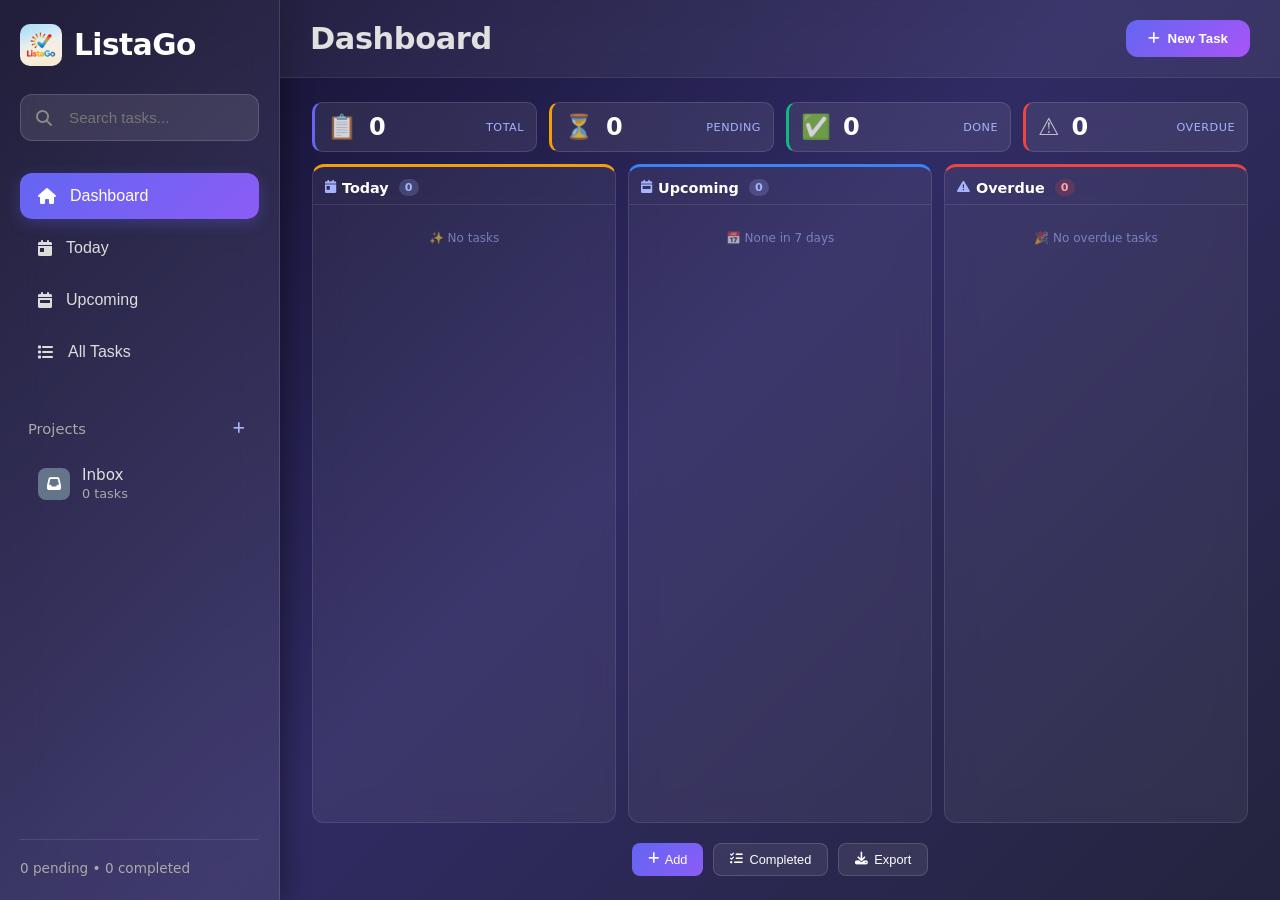
<file: index.html>
<!DOCTYPE html>
<html lang="en">
<head>
    <meta charset="UTF-8">
    <meta name="viewport" content="width=device-width, initial-scale=1.0">
    <title>ListaGo</title>
    
    <!-- Favicons -->
    <link rel="icon" href="assets/favicon/favicon.ico" type="image/x-icon">
    <link rel="icon" type="image/png" sizes="32x32" href="assets/favicon/favicon-32x32.png">
    <link rel="apple-touch-icon" sizes="180x180" href="assets/favicon/apple-touch-icon.png">
    <link rel="manifest" href="assets/favicon/site.webmanifest">

    <link rel="stylesheet" href="css/style.css">
    <link rel="stylesheet" href="css/modal.css">
    <link rel="stylesheet" href="css/dashboard.css">
    <link rel="stylesheet" href="https://cdnjs.cloudflare.com/ajax/libs/font-awesome/6.6.0/css/all.min.css">
</head>
<body>
    <div class="app">
        <!-- SIDEBAR -->
        <aside class="sidebar glass">
            <div class="sidebar-header">
                <div class="logo">
                    <img src="assets/icon/icon.jpeg" alt="icon">
                    <h2>ListaGo</h2>
                </div>
            </div>

            <!-- Search Bar -->
            <div class="search-container">
                <i class="fas fa-search"></i>
                <input type="text" id="searchInput" placeholder="Search tasks...">
            </div>

            <!-- Main Navigation -->
            <nav class="sidebar-nav">
                <button class="nav-item active" data-view="dashboard">
                    <i class="fas fa-home"></i>
                    <span>Dashboard</span>
                </button>
                <button class="nav-item" data-view="today">
                    <i class="fas fa-calendar-day"></i>
                    <span>Today</span>
                </button>
                <button class="nav-item" data-view="upcoming">
                    <i class="fas fa-calendar-week"></i>
                    <span>Upcoming</span>
                </button>
                <button class="nav-item" data-view="all">
                    <i class="fas fa-list"></i>
                    <span>All Tasks</span>
                </button>
            </nav>

            <!-- Projects Section -->
            <div class="projects-section">
                <div class="section-header">
                    <span>Projects</span>
                    <button id="newProjectBtn" class="add-project-btn">
                        <i class="fas fa-plus"></i>
                    </button>
                </div>
                <div id="projectsList" class="projects-list">
                    <!-- Projects will be added here by JavaScript -->
                </div>
            </div>

            <!-- Footer Stats -->
            <div class="sidebar-footer">
                <div id="sidebarStats" class="stats-small">
                    <span>0 tasks</span>
                </div>
            </div>
        </aside>

        <!-- MAIN CONTENT AREA -->
        <main class="main-content">
            <header class="main-header glass">
                <h1 id="viewTitle">Dashboard</h1>
                <div class="header-actions">
                    <button id="addTaskBtn" class="add-task-btn">
                        <i class="fas fa-plus"></i> New Task
                    </button>
                </div>
            </header>

            <!-- Task Input -->
            <div class="input-area glass">
                <input type="text" id="taskInput" placeholder="What needs to be done today?">
                <select id="projectSelect" class="project-select">
                    <option value="">Select Project</option>
                </select>
                <input type="date" id="taskDate" class="date-input">
                <button id="addTaskButton" class="input-task-btn">Add</button>
            </div>

            <!-- Task List -->
            <div id="taskList" class="task-list"></div>

            <!-- Empty State -->
            <div id="emptyState" class="empty-state" style="display: none;">
                <i class="fas fa-clipboard-list fa-3x"></i>
                <p>No tasks yet</p>
            </div>
        </main>
    </div>

       <!-- Edit Task Modal -->
    <div id="editTaskModal" class="modal edit-task-modal">
        <div class="modal-content edit-modal-content">
            <div class="modal-header edit-modal-header">
                <div class="modal-icon edit-modal-icon">✏️</div>
                <h3 class="edit-modal-title">Edit Task</h3>
                <button class="modal-close edit-modal-close" id="closeEditTaskModal">&times;</button>
            </div>
            <div class="modal-body edit-modal-body">
                <p class="edit-modal-instruction">Update your task below:</p>
                <input type="text" id="editTaskInput" class="edit-task-input" placeholder="Task description...">
                <input type="date" id="editTaskDate" class="edit-date-input">
                <div class="edit-preview" id="editTaskPreview"></div>
            </div>
            <div class="modal-footer edit-modal-footer">
                <button class="modal-btn cancel-btn edit-cancel-btn" id="cancelEditTaskBtn">Cancel</button>
                <button class="modal-btn confirm-btn edit-confirm-btn" id="confirmEditTaskBtn">Save Changes</button>
            </div>
        </div>
    </div>

    <div id="deleteTaskModal" class="modal delete-task-modal">
        <div class="modal-content delete-modal-content">
            <div class="modal-header delete-modal-header">
                <div class="modal-icon delete-modal-icon">🗑️</div>
                <h3 class="delete-modal-title">Delete Task</h3>
                <button class="modal-close delete-modal-close" id="closeDeleteTaskModal">&times;</button>
            </div>
            <div class="modal-body delete-modal-body">
                <p class="delete-modal-instruction">Are you sure you want to delete this task?</p>
                <div class="task-preview delete-task-preview" id="deleteTaskPreview"></div>
                <p class="modal-warning delete-modal-warning">⚠️ This action cannot be undone!</p>
            </div>
            <div class="modal-footer delete-modal-footer">
                <button class="modal-btn cancel-btn delete-cancel-btn" id="cancelDeleteTaskBtn">Cancel</button>
                <button class="modal-btn confirm-btn delete-confirm-btn" id="confirmDeleteTaskBtn">Yes, Delete</button>
            </div>
        </div>
    </div>

    <!-- PROJECT CREATION MODAL -->
    <div id="createProjectModal" class="modal create-project-modal">
        <div class="modal-content create-project-modal-content" style="max-width: 480px;">
            <div class="modal-header create-project-modal-header">
                <div class="modal-icon create-project-modal-icon">📁</div>
                <h3 class="create-project-modal-title">Create New Project</h3>
                <button class="modal-close create-project-modal-close" id="closeCreateProjectModal">&times;</button>
            </div>
            <div class="modal-body create-project-modal-body">
                <div class="form-group create-project-form-group">
                    <label class="create-project-label">Project Name</label>
                    <input type="text" id="createProjectNameInput" class="create-project-input" placeholder="e.g. HTML Programming" maxlength="50">
                </div>

                <div class="form-group create-project-form-group">
                    <label class="create-project-label">Choose Icon</label>
                    <div class="icon-picker create-project-icon-picker" id="createProjectIconPicker">
                        <!-- Icons will be added by JS -->
                    </div>
                </div>

                <div class="form-group create-project-form-group">
                    <label class="create-project-label">Choose Color</label>
                    <div class="color-picker create-project-color-picker" id="createProjectColorPicker">
                        <!-- Colors will be added by JS -->
                    </div>
                </div>
            </div>
            <div class="modal-footer create-project-modal-footer">
                <button class="modal-btn cancel-btn create-project-cancel-btn" id="cancelCreateProjectBtn">Cancel</button>
                <button class="modal-btn confirm-btn create-project-confirm-btn" id="createProjectBtn">Create Project</button>
            </div>
        </div>
    </div>

    <script type="module" src="js/app.js"></script>
</body>
</html>
</file>
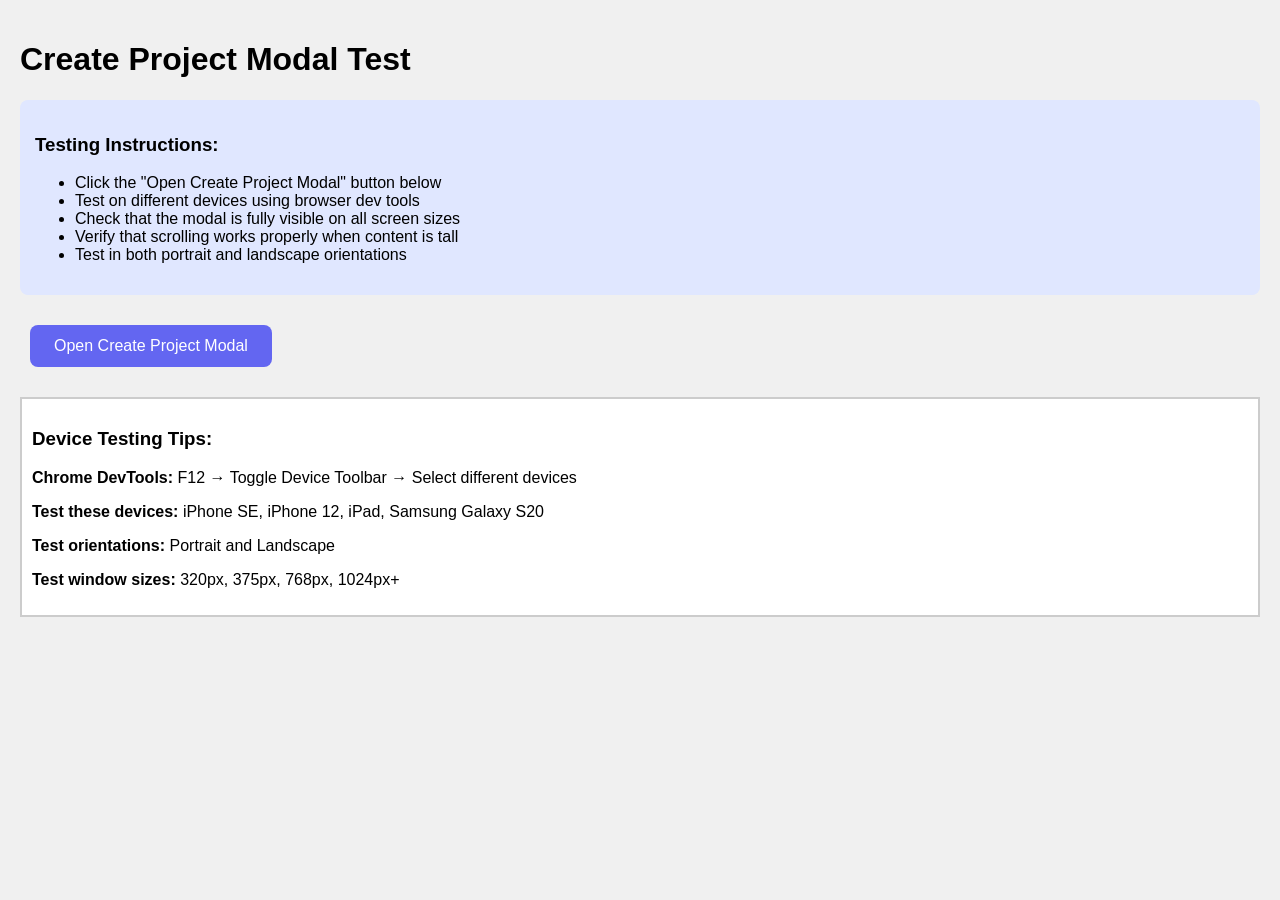
<file: modal-test.html>
<!DOCTYPE html>
<html lang="en">
<head>
    <meta charset="UTF-8">
    <meta name="viewport" content="width=device-width, initial-scale=1.0">
    <title>Modal Test - Create Project</title>
    <link rel="stylesheet" href="css/modal.css">
    <style>
        body {
            font-family: Arial, sans-serif;
            margin: 0;
            padding: 20px;
            background: #f0f0f0;
        }
        .test-button {
            background: #6366f1;
            color: white;
            border: none;
            padding: 12px 24px;
            border-radius: 8px;
            cursor: pointer;
            font-size: 16px;
            margin: 10px;
        }
        .test-button:hover {
            background: #4f46e5;
        }
        .device-simulator {
            border: 2px solid #ccc;
            margin: 20px 0;
            padding: 10px;
            background: white;
        }
        .instructions {
            background: #e0e7ff;
            padding: 15px;
            border-radius: 8px;
            margin: 20px 0;
        }
    </style>
</head>
<body>
    <h1>Create Project Modal Test</h1>
    
    <div class="instructions">
        <h3>Testing Instructions:</h3>
        <ul>
            <li>Click the "Open Create Project Modal" button below</li>
            <li>Test on different devices using browser dev tools</li>
            <li>Check that the modal is fully visible on all screen sizes</li>
            <li>Verify that scrolling works properly when content is tall</li>
            <li>Test in both portrait and landscape orientations</li>
        </ul>
    </div>

    <button class="test-button" onclick="openTestModal()">Open Create Project Modal</button>
    
    <div class="device-simulator">
        <h3>Device Testing Tips:</h3>
        <p><strong>Chrome DevTools:</strong> F12 → Toggle Device Toolbar → Select different devices</p>
        <p><strong>Test these devices:</strong> iPhone SE, iPhone 12, iPad, Samsung Galaxy S20</p>
        <p><strong>Test orientations:</strong> Portrait and Landscape</p>
        <p><strong>Test window sizes:</strong> 320px, 375px, 768px, 1024px+</p>
    </div>

    <!-- Simplified Create Project Modal for Testing -->
    <div id="createProjectModal" class="modal create-project-modal">
        <div class="modal-content create-project-modal-content">
            <div class="modal-header create-project-modal-header">
                <div class="modal-icon create-project-modal-icon">📁</div>
                <h3 class="create-project-modal-title">Create New Project</h3>
                <button class="modal-close create-project-modal-close" onclick="closeTestModal()">&times;</button>
            </div>
            <div class="modal-body create-project-modal-body">
                <div class="form-group create-project-form-group">
                    <label class="create-project-label">Project Name</label>
                    <input type="text" id="createProjectNameInput" class="create-project-input" placeholder="e.g. HTML Programming" maxlength="50">
                </div>

                <div class="form-group create-project-form-group">
                    <label class="create-project-label">Choose Icon</label>
                    <div class="icon-picker create-project-icon-picker" id="createProjectIconPicker">
                        <div class="icon-option selected"><i class="fas fa-folder"></i></div>
                        <div class="icon-option"><i class="fas fa-code"></i></div>
                        <div class="icon-option"><i class="fas fa-laptop"></i></div>
                        <div class="icon-option"><i class="fas fa-mobile-alt"></i></div>
                        <div class="icon-option"><i class="fas fa-globe"></i></div>
                        <div class="icon-option"><i class="fas fa-paint-brush"></i></div>
                        <div class="icon-option"><i class="fas fa-book"></i></div>
                        <div class="icon-option"><i class="fas fa-briefcase"></i></div>
                        <div class="icon-option"><i class="fas fa-heart"></i></div>
                        <div class="icon-option"><i class="fas fa-star"></i></div>
                        <div class="icon-option"><i class="fas fa-home"></i></div>
                        <div class="icon-option"><i class="fas fa-car"></i></div>
                    </div>
                </div>

                <div class="form-group create-project-form-group">
                    <label class="create-project-label">Choose Color</label>
                    <div class="color-picker create-project-color-picker" id="createProjectColorPicker">
                        <div class="color-option selected" style="background-color: #6366f1;"></div>
                        <div class="color-option" style="background-color: #8b5cf6;"></div>
                        <div class="color-option" style="background-color: #ec4899;"></div>
                        <div class="color-option" style="background-color: #f43f5e;"></div>
                        <div class="color-option" style="background-color: #ef4444;"></div>
                        <div class="color-option" style="background-color: #f97316;"></div>
                        <div class="color-option" style="background-color: #f59e0b;"></div>
                        <div class="color-option" style="background-color: #84cc16;"></div>
                        <div class="color-option" style="background-color: #22c55e;"></div>
                        <div class="color-option" style="background-color: #10b981;"></div>
                        <div class="color-option" style="background-color: #06b6d4;"></div>
                        <div class="color-option" style="background-color: #0ea5e9;"></div>
                    </div>
                </div>
            </div>
            <div class="modal-footer create-project-modal-footer">
                <button class="modal-btn cancel-btn create-project-cancel-btn" onclick="closeTestModal()">Cancel</button>
                <button class="modal-btn confirm-btn create-project-confirm-btn">Create Project</button>
            </div>
        </div>
    </div>

    <script>
        function openTestModal() {
            const modal = document.getElementById('createProjectModal');
            modal.style.display = 'block';
            document.body.style.overflow = 'hidden';
            document.body.classList.add('modal-open');
        }

        function closeTestModal() {
            const modal = document.getElementById('createProjectModal');
            modal.style.display = 'none';
            document.body.style.overflow = '';
            document.body.classList.remove('modal-open');
        }

        // Close modal when clicking outside
        document.getElementById('createProjectModal').addEventListener('click', function(e) {
            if (e.target === this) {
                closeTestModal();
            }
        });

        // Close modal on Escape key
        document.addEventListener('keydown', function(e) {
            if (e.key === 'Escape') {
                closeTestModal();
            }
        });

        // Add some interactivity to icon and color pickers
        document.querySelectorAll('.icon-option').forEach(option => {
            option.addEventListener('click', function() {
                document.querySelectorAll('.icon-option').forEach(opt => opt.classList.remove('selected'));
                this.classList.add('selected');
            });
        });

        document.querySelectorAll('.color-option').forEach(option => {
            option.addEventListener('click', function() {
                document.querySelectorAll('.color-option').forEach(opt => opt.classList.remove('selected'));
                this.classList.add('selected');
            });
        });
    </script>
</body>
</html>
</file>
<file: css/style.css>
* {
    margin: 0;
    padding: 0;
    box-sizing: border-box;
}

body {
    font-family: 'Inter', system-ui, -apple-system, BlinkMacSystemFont, 'Segoe UI', Roboto, sans-serif;
    background: linear-gradient(135deg, #0f0c29 0%, #302b63 50%, #24243e 100%);
    color: #e0e0e0;
    height: 100vh;
    overflow: hidden;
}

/* ================ MAIN APP LAYOUT ================ */
.app {
    display: flex;
    height: 100vh;
}

/* ==================== SIDEBAR ==================== */
.sidebar {
    width: 280px;
    background: rgba(255, 255, 255, 0.08);
    backdrop-filter: blur(20px);
    border-right: 1px solid rgba(255, 255, 255, 0.12);
    padding: 24px 20px;
    display: flex;
    flex-direction: column;
    box-shadow: 4px 0 25px rgba(0, 0, 0, 0.4);
    transition: transform 0.3s ease, width 0.3s ease;
    overflow-y: auto;
}

.sidebar-header {
    margin-bottom: 28px;
}

.logo {
    display: flex;
    align-items: center;
    gap: 12px;
}

.logo img {
    width: 42px;
    height: 42px;
    border-radius: 10px;
    object-fit: cover;
}

.logo h2 {
    font-size: 1.85rem;
    font-weight: 700;
    letter-spacing: -0.5px;
    color: #fff;
}

/* Search Bar */
.search-container {
    position: relative;
    margin-bottom: 32px;
}

.search-container i {
    position: absolute;
    left: 16px;
    top: 50%;
    transform: translateY(-50%);
    color: #888;
}

#searchInput {
    width: 100%;
    padding: 14px 14px 14px 48px;
    background: rgba(255, 255, 255, 0.1);
    border: 1px solid rgba(255, 255, 255, 0.15);
    border-radius: 12px;
    color: white;
    font-size: 0.95rem;
}

#searchInput:focus {
    outline: none;
    border-color: #a5b4fc;
    box-shadow: 0 0 0 3px rgba(165, 180, 252, 0.15);
}

/* Navigation */
.sidebar-nav {
    display: flex;
    flex-direction: column;
    gap: 6px;
    margin-bottom: 40px;
}

.nav-item {
    display: flex;
    align-items: center;
    gap: 14px;
    padding: 14px 18px;
    border: none;
    background: transparent;
    color: #ddd;
    border-radius: 12px;
    cursor: pointer;
    transition: all 0.3s ease;
    font-size: 1rem;
}

.nav-item:hover {
    background: rgba(255, 255, 255, 0.12);
}

.nav-item.active {
    background: linear-gradient(135deg, #6366f1 0%, #8b5cf6 100%);
    color: white;
    box-shadow: 0 4px 15px rgba(99, 102, 241, 0.3);
}

/* Projects Section */
.projects-section {
    flex: 1;
    display: flex;
    flex-direction: column;
}

.section-header {
    display: flex;
    justify-content: space-between;
    align-items: center;
    margin-bottom: 12px;
    padding: 0 8px;
    color: #aaa;
    font-size: 0.92rem;
}

.add-project-btn {
    background: none;
    border: none;
    color: #a5b4fc;
    cursor: pointer;
    padding: 6px;
    border-radius: 6px;
    transition: all 0.2s ease;
}

.add-project-btn:hover {
    background: rgba(165, 180, 252, 0.2);
}

.projects-list {
    display: flex;
    flex-direction: column;
    gap: 4px;
}

.project-item {
    padding: 12px 18px;
    border-radius: 10px;
    cursor: pointer;
    transition: all 0.2s;
    display: flex;
    align-items: center;
    gap: 12px;
    position: relative;
}

.project-item:hover {
    background: rgba(255, 255, 255, 0.1);
}

.project-item.active {
    background: rgba(99, 102, 241, 0.2);
    border-left: 3px solid #6366f1;
}

.project-icon {
    width: 32px;
    height: 32px;
    border-radius: 8px;
    display: flex;
    align-items: center;
    justify-content: center;
    color: white;
    font-size: 14px;
    flex-shrink: 0;
}

.project-info {
    flex: 1;
    display: flex;
    flex-direction: column;
    gap: 2px;
}

.project-name {
    font-size: 0.95rem;
    font-weight: 500;
    color: #e0e0e0;
}

.project-count {
    font-size: 0.8rem;
    color: #aaa;
}

.project-delete-btn {
    background: none;
    border: none;
    color: #888;
    cursor: pointer;
    padding: 4px;
    border-radius: 4px;
    opacity: 0;
    transition: all 0.2s;
}

.project-item:hover .project-delete-btn {
    opacity: 1;
}

.project-delete-btn:hover {
    background: rgba(239, 68, 68, 0.2);
    color: #ef4444;
}

/* Sidebar Footer */
.sidebar-footer {
    margin-top: auto;
    padding-top: 20px;
    border-top: 1px solid rgba(255,255,255,0.1);
}

.stats-small {
    font-size: 0.85rem;
    color: #aaa;
}

/* ==================== MAIN CONTENT ==================== */
.main-content {
    flex: 1;
    display: flex;
    flex-direction: column;
    overflow: hidden;
    position: relative;
}

/* Dashboard container should handle its own scrolling */
.main-content .dashboard-container {
    height: 100%;
    overflow-y: auto;
}

.main-header {
    background: rgba(255, 255, 255, 0.06);
    backdrop-filter: blur(12px);
    padding: 20px 30px;
    display: flex;
    justify-content: space-between;
    align-items: center;
    border-bottom: 1px solid rgba(255, 255, 255, 0.08);
    flex-wrap: wrap;
    gap: 15px;
}

.main-header h1 {
    font-size: 1.9rem;
    font-weight: 700;
    letter-spacing: -0.4px;
}

.add-task-btn {
    background: linear-gradient(135deg, #6366f1 0%, #a855f7 100%);
    border: none;
    padding: 11px 22px;
    border-radius: 12px;
    color: white;
    cursor: pointer;
    display: flex;
    align-items: center;
    gap: 8px;
    font-weight: 600;
    transition: all 0.3s;
    white-space: nowrap;
}

.add-task-btn:hover {
    transform: translateY(-2px);
    box-shadow: 0 8px 20px rgba(99, 102, 241, 0.4);
}

/* Project View Header */
.project-view-header {
    display: flex;
    align-items: center;
    gap: 12px;
}

.project-icon-small {
    width: 36px;
    height: 36px;
    border-radius: 8px;
    display: flex;
    align-items: center;
    justify-content: center;
    color: white;
    font-size: 16px;
}

/* Input Area */
.input-area {
    padding: 20px 30px;
    background: rgba(255, 255, 255, 0.05);
    border-bottom: 1px solid rgba(255, 255, 255, 0.08);
    display: flex;
    gap: 12px;
    align-items: center;
    flex-wrap: wrap;
}

#taskInput {
    flex: 1;
    padding: 14px 18px;
    background: rgba(255, 255, 255, 0.1);
    border: 1px solid rgba(255, 255, 255, 0.15);
    border-radius: 12px;
    font-size: 1.02rem;
    color: white;
    min-width: 200px;
}

#taskInput:focus {
    outline: none;
    border-color: #a5b4fc;
    background: rgba(255, 255, 255, 0.12);
}

.date-input {
    padding: 14px 16px;
    background: rgba(255, 255, 255, 0.1);
    border: 1px solid rgba(255, 255, 255, 0.2);
    border-radius: 12px;
    color: white;
    cursor: pointer;
}

/* Project Selector */
.project-select {
    padding: 14px 16px;
    background: rgba(255, 255, 255, 0.1);
    border: 1px solid rgba(255, 255, 255, 0.2);
    border-radius: 12px;
    color: white;
    cursor: pointer;
    min-width: 150px;
}

.project-select option {
    background: #1a1a2e;
    color: white;
}

.input-task-btn {
    background: linear-gradient(135deg, #6366f1 0%, #a855f7 100%);
    border: none;
    padding: 11px 22px;
    border-radius: 12px;
    color: white;
    cursor: pointer;
    display: flex;
    align-items: center;
    gap: 8px;
    font-weight: 600;
    transition: all 0.3s;
}

.input-task-btn:hover {
    transform: translateY(-2px);
    box-shadow: 0 8px 20px rgba(99, 102, 241, 0.4);
}

/* Task List */
.task-list {
    flex: 1;
    padding: 20px 30px;
    overflow-y: auto;
}

.task-item {
    display: flex;
    align-items: center;
    padding: 12px 16px;
    background: rgba(255, 255, 255, 0.06);
    border: 1px solid rgba(255, 255, 255, 0.1);
    border-radius: 12px;
    transition: all 0.3s cubic-bezier(0.4, 0, 0.2, 1);
    margin-bottom: 10px;
    flex-wrap: wrap;
    gap: 10px;
}

.task-item:hover {
    background: rgba(255, 255, 255, 0.1);
    transform: translateY(-2px);
    box-shadow: 0 6px 20px rgba(0, 0, 0, 0.15);
}

.task-checkbox {
    width: 20px;
    height: 20px;
    accent-color: #6366f1;
    cursor: pointer;
    margin-right: 12px;
    flex-shrink: 0;
}

.task-text {
    flex: 1;
    font-size: 0.95rem;
    color: #f1f1f1;
    transition: all 0.3s ease;
    cursor: pointer;
    user-select: none;
    word-break: break-word;
}

.task-text.completed {
    text-decoration: line-through;
    color: #888;
    opacity: 0.7;
}

.task-actions {
    display: flex;
    gap: 6px;
    opacity: 0;
    transition: opacity 0.2s ease;
    flex-shrink: 0;
}

.task-item:hover .task-actions {
    opacity: 1;
}

/* For touch devices, always show actions */
@media (hover: none) and (pointer: coarse) {
    .task-actions {
        opacity: 1;
    }
}

.edit-btn, .delete-btn {
    background: transparent;
    border: none;
    cursor: pointer;
    font-size: 0.9rem;
    padding: 8px 10px;
    border-radius: 6px;
    transition: all 0.2s ease;
}

.edit-btn { color: #a5b4fc; }
.delete-btn { color: #f87171; }

.edit-btn:hover, .delete-btn:hover {
    transform: scale(1.1);
}

/* Task Date */
.task-date {
    font-size: 11px;
    margin-top: 6px;
    padding: 4px 8px;
    border-radius: 6px;
    display: inline-block;
}

.task-date.overdue { background: rgba(255, 107, 107, 0.2); color: #ff6b6b; }
.task-date.today { background: rgba(76, 175, 80, 0.2); color: #4CAF50; }
.task-date.no-date { opacity: 0.6; font-style: italic; }

/* Notifications */
.notification {
    position: fixed;
    top: 20px;
    right: 20px;
    padding: 12px 20px;
    border-radius: 8px;
    color: white;
    font-size: 0.9rem;
    z-index: 1000;
    animation: slideInRight 0.3s ease;
    backdrop-filter: blur(10px);
    border: 1px solid rgba(255, 255, 255, 0.1);
    max-width: 90%;
}

.notification.success { background: rgba(34, 197, 94, 0.9); }
.notification.error { background: rgba(239, 68, 68, 0.9); }
.notification.info { background: rgba(99, 102, 241, 0.9); }

/* Empty State */
.empty-state {
    text-align: center;
    padding: 80px 20px;
    color: #777;
}

.empty-state i {
    margin-bottom: 16px;
    opacity: 0.6;
}

/* Animations */
@keyframes slideInRight {
    from { transform: translateX(100%); opacity: 0; }
    to { transform: translateX(0); opacity: 1; }
}

/* ==================== RESPONSIVE DESIGN ==================== */

/* Tablet Landscape (1024px and below) */
@media (max-width: 1024px) {
    .sidebar {
        width: 260px;
    }
    
    .main-header h1 {
        font-size: 1.6rem;
    }
    
    .task-list {
        padding: 20px;
    }
    
    .input-area {
        padding: 15px 20px;
    }
}

/* Tablet Portrait (768px and below) */
@media (max-width: 768px) {
    .app {
        flex-direction: column;
    }
    
    .sidebar {
        width: 100%;
        max-height: 280px;
        border-right: none;
        border-bottom: 1px solid rgba(255,255,255,0.1);
        padding: 16px;
        flex-direction: row;
        flex-wrap: wrap;
        gap: 16px;
    }
    
    .sidebar-header {
        width: 100%;
        margin-bottom: 0;
    }
    
    .logo h2 {
        font-size: 1.5rem;
    }
    
    .search-container {
        flex: 1;
        margin-bottom: 0;
        min-width: 150px;
    }
    
    .sidebar-nav {
        flex-direction: row;
        margin-bottom: 0;
        flex-wrap: wrap;
        gap: 8px;
    }
    
    .nav-item {
        padding: 10px 16px;
        font-size: 0.9rem;
    }
    
    .projects-section {
        display: none; /* Hide on mobile, can be toggled */
    }
    
    .sidebar-footer {
        display: none;
    }
    
    .main-header {
        padding: 15px 20px;
    }
    
    .main-header h1 {
        font-size: 1.4rem;
    }
    
    .add-task-btn {
        padding: 8px 16px;
        font-size: 0.9rem;
    }
    
    .input-area {
        padding: 15px 20px;
        gap: 10px;
    }
    
    #taskInput {
        padding: 12px 14px;
        font-size: 0.95rem;
        min-width: 100%;
    }
    
    .date-input {
        padding: 12px 14px;
        flex: 1;
    }
    
    .input-task-btn {
        padding: 12px 20px;
        width: 100%;
        justify-content: center;
    }
    
    .task-list {
        padding: 15px;
    }
    
    .task-item {
        padding: 12px;
    }
    
    .task-text {
        font-size: 0.9rem;
        width: calc(100% - 70px);
    }
}

/* Mobile Large (480px and below) */
@media (max-width: 480px) {
    .sidebar {
        max-height: 240px;
        padding: 12px;
    }
    
    .logo h2 {
        font-size: 1.3rem;
    }
    
    .logo img {
        width: 32px;
        height: 32px;
    }
    
    .nav-item {
        padding: 8px 12px;
        font-size: 0.85rem;
        gap: 8px;
    }
    
    .nav-item i {
        font-size: 0.9rem;
    }
    
    .main-header {
        padding: 12px 16px;
        flex-direction: column;
        align-items: flex-start;
    }
    
    .main-header h1 {
        font-size: 1.3rem;
    }
    
    .add-task-btn {
        width: 100%;
        justify-content: center;
    }
    
    .input-area {
        padding: 12px 16px;
        flex-direction: column;
    }
    
    #taskInput,
    .date-input,
    .input-task-btn {
        width: 100%;
    }
    
    .task-item {
        flex-direction: column;
        align-items: flex-start;
    }
    
    .task-checkbox {
        margin-right: 0;
        margin-bottom: 8px;
    }
    
    .task-text {
        width: 100%;
        margin-bottom: 8px;
    }
    
    .task-actions {
        width: 100%;
        justify-content: flex-end;
        opacity: 1;
    }
    
    .edit-btn, .delete-btn {
        padding: 8px 16px;
    }
    
    .task-date {
        font-size: 10px;
    }
    
    .notification {
        top: 10px;
        right: 10px;
        left: 10px;
        max-width: calc(100% - 20px);
        font-size: 0.85rem;
        text-align: center;
    }
    
    .empty-state {
        padding: 40px 16px;
    }
    
    .empty-state i {
        font-size: 2rem;
    }
    
    .empty-state p {
        font-size: 0.9rem;
    }
}

/* Mobile Small (375px and below) */
@media (max-width: 375px) {
    .sidebar {
        max-height: 220px;
    }
    
    .nav-item span:not(i) {
        display: none; /* Hide text, show only icons on very small screens */
    }
    
    .nav-item {
        padding: 10px;
        justify-content: center;
    }
    
    .nav-item i {
        margin: 0;
        font-size: 1.2rem;
    }
    
    .main-header h1 {
        font-size: 1.2rem;
    }
    
    .task-text {
        font-size: 0.85rem;
    }
}

/* Landscape Mode for Mobile */
@media (max-width: 768px) and (orientation: landscape) {
    .sidebar {
        max-height: 200px;
    }
    
    .sidebar-nav {
        flex-wrap: nowrap;
        overflow-x: auto;
    }
    
    .nav-item {
        white-space: nowrap;
    }
    
    .input-area {
        flex-direction: row;
        flex-wrap: wrap;
    }
    
    #taskInput {
        min-width: auto;
        flex: 2;
    }
    
    .date-input {
        flex: 1;
    }
    
    .input-task-btn {
        flex: 1;
    }
}

/* Touch Device Optimizations */
@media (hover: none) and (pointer: coarse) {
    .nav-item:active,
    .project-item:active,
    .add-task-btn:active,
    .input-task-btn:active,
    .edit-btn:active,
    .delete-btn:active {
        transform: scale(0.98);
        opacity: 0.8;
    }
    
    .task-item:hover {
        transform: none;
    }
    
    .task-actions {
        opacity: 1;
    }
    
    button, 
    .nav-item,
    .project-item {
        cursor: pointer;
        -webkit-tap-highlight-color: transparent;
    }
}

/* High DPI Screens */
@media (-webkit-min-device-pixel-ratio: 2), (min-resolution: 192dpi) {
    .sidebar,
    .main-header,
    .input-area {
        backdrop-filter: blur(20px);
    }
}

/* Dark Mode Support (if user prefers dark theme) */
@media (prefers-color-scheme: dark) {
    body {
        background: linear-gradient(135deg, #0f0c29 0%, #302b63 50%, #24243e 100%);
    }
}

/* Reduced Motion Preference */
@media (prefers-reduced-motion: reduce) {
    *,
    *::before,
    *::after {
        animation-duration: 0.01ms !important;
        animation-iteration-count: 1 !important;
        transition-duration: 0.01ms !important;
        scroll-behavior: auto !important;
    }
    
    .task-item:hover {
        transform: none;
    }
    
    .add-task-btn:hover,
    .input-task-btn:hover {
        transform: none;
    }
}

/* Print Styles */
@media print {
    .sidebar,
    .input-area,
    .task-actions,
    .add-task-btn,
    .notification {
        display: none;
    }
    
    .main-content {
        margin: 0;
        padding: 0;
    }
    
    .task-item {
        break-inside: avoid;
        page-break-inside: avoid;
        border: 1px solid #ddd;
        margin-bottom: 10px;
    }
    
    body {
        background: white;
        color: black;
    }
}

/* ================ PROJECT-SPECIFIC INPUT AREA ================ */
.project-input-area {
    background: linear-gradient(135deg, rgba(99, 102, 241, 0.1) 0%, rgba(139, 92, 246, 0.1) 100%);
    border: 1px solid rgba(99, 102, 241, 0.2);
    border-radius: 16px;
    margin: 20px 30px;
    padding: 24px;
    box-shadow: 0 8px 32px rgba(99, 102, 241, 0.1);
}

.project-input-header {
    display: flex;
    align-items: center;
    gap: 12px;
    margin-bottom: 16px;
}

.project-input-icon {
    width: 32px;
    height: 32px;
    border-radius: 8px;
    display: flex;
    align-items: center;
    justify-content: center;
    color: white;
    font-size: 16px;
    box-shadow: 0 2px 8px rgba(0, 0, 0, 0.2);
}

.project-input-title {
    font-size: 1.1rem;
    font-weight: 600;
    color: #c7d2fe;
    text-shadow: 0 1px 2px rgba(0, 0, 0, 0.3);
}

.project-input-form {
    display: flex;
    gap: 12px;
    align-items: center;
    flex-wrap: wrap;
}

.project-task-input {
    flex: 1;
    padding: 14px 18px;
    background: rgba(255, 255, 255, 0.1);
    border: 1px solid rgba(255, 255, 255, 0.15);
    border-radius: 12px;
    font-size: 1.02rem;
    color: white;
    min-width: 200px;
    transition: all 0.3s ease;
}

.project-task-input:focus {
    outline: none;
    border-color: #a5b4fc;
    background: rgba(255, 255, 255, 0.12);
    box-shadow: 0 0 0 3px rgba(99, 102, 241, 0.2);
}

.project-date-input {
    padding: 14px 16px;
    background: rgba(255, 255, 255, 0.1);
    border: 1px solid rgba(255, 255, 255, 0.15);
    border-radius: 12px;
    color: white;
    cursor: pointer;
    transition: all 0.3s ease;
}

.project-date-input:focus {
    outline: none;
    border-color: #a5b4fc;
    background: rgba(255, 255, 255, 0.12);
    box-shadow: 0 0 0 3px rgba(99, 102, 241, 0.2);
}

.project-date-input::-webkit-calendar-picker-indicator {
    filter: invert(1);
    cursor: pointer;
    opacity: 0.7;
    transition: opacity 0.2s ease;
}

.project-date-input::-webkit-calendar-picker-indicator:hover {
    opacity: 1;
}

.project-add-btn {
    padding: 14px 24px;
    background: linear-gradient(135deg, #6366f1 0%, #8b5cf6 100%);
    color: white;
    border: none;
    border-radius: 12px;
    font-size: 1rem;
    font-weight: 600;
    cursor: pointer;
    transition: all 0.3s ease;
    box-shadow: 0 4px 15px rgba(99, 102, 241, 0.3);
    white-space: nowrap;
}

.project-add-btn:hover {
    transform: translateY(-2px);
    box-shadow: 0 6px 20px rgba(99, 102, 241, 0.4);
}

.project-add-btn:active {
    transform: translateY(0);
}

/* Responsive Project Input */
@media (max-width: 768px) {
    .project-input-area {
        margin: 16px 20px;
        padding: 20px;
    }
    
    .project-input-form {
        flex-direction: column;
        align-items: stretch;
    }
    
    .project-task-input,
    .project-date-input,
    .project-add-btn {
        width: 100%;
    }
    
    .project-add-btn {
        margin-top: 8px;
    }
}

@media (max-width: 640px) {
    .project-input-area {
        margin: 12px 16px;
        padding: 16px;
    }
    
    .project-input-header {
        margin-bottom: 12px;
    }
    
    .project-input-title {
        font-size: 1rem;
    }
    
    .project-input-icon {
        width: 28px;
        height: 28px;
        font-size: 14px;
    }
    
    .project-task-input,
    .project-date-input {
        padding: 12px 14px;
        font-size: 0.95rem;
    }
    
    .project-add-btn {
        padding: 12px 20px;
        font-size: 0.95rem;
    }
}

/* Touch device optimizations for project input */
@media (hover: none) and (pointer: coarse) {
    .project-add-btn:active {
        transform: scale(0.98);
        opacity: 0.8;
    }
    
    .project-task-input:focus,
    .project-date-input:focus {
        font-size: 16px; /* Prevent zoom on iOS */
    }
}
</file>
<file: css/modal.css>
/* modal.css - Enhanced Version */

/* Delete Modal */
.modal {
    display: none;
    position: fixed;
    z-index: 2000;
    left: 0;
    top: 0;
    width: 100%;
    height: 100%;
    background-color: rgba(0, 0, 0, 0.7);
    backdrop-filter: blur(8px);
    animation: fadeIn 0.3s ease;
}

/* The modal card itself */
.modal-content {
    position: relative;
    background: linear-gradient(135deg, #1a1a2e 0%, #16213e 100%);
    margin: 10% auto;
    width: 90%;
    max-width: 450px;
    border-radius: 20px;
    box-shadow: 0 25px 50px -12px rgba(0, 0, 0, 0.5);
    border: 1px solid rgba(255, 255, 255, 0.1);
    animation: slideInUp 0.3s ease;
}

/* Header section */
.modal-header {
    padding: 20px 24px 12px 24px;
    border-bottom: 1px solid rgba(255, 255, 255, 0.1);
    display: flex;
    align-items: center;
    gap: 12px;
}

/* Delete icon with animation */
.modal-icon {
    font-size: 28px;
    animation: shake 0.5s ease;
}

/* Title text */
.modal-header h3 {
    flex: 1;
    margin: 0;
    font-size: 1.4rem;
    font-weight: 600;
    color: #fff;
}

/* Close button (X) - IMPROVED */
.modal-close {
    background: rgba(255, 255, 255, 0.1);
    border: none;
    font-size: 24px;
    cursor: pointer;
    color: #999;
    width: 32px;
    height: 32px;
    border-radius: 8px;
    transition: all 0.2s ease;
    display: flex;
    align-items: center;
    justify-content: center;
    line-height: 1;
}

.modal-close:hover {
    background: rgba(255, 255, 255, 0.2);
    color: #fff;
    transform: rotate(90deg);
}

.modal-close:active {
    transform: rotate(90deg) scale(0.95);
}

/* Body section */
.modal-body {
    padding: 24px;
}

.modal-body p {
    margin: 0 0 12px 0;
    color: #ccc;
    font-size: 1rem;
}

/* Task preview box - IMPROVED */
.task-preview {
    background: rgba(255, 255, 255, 0.08);
    border-left: 3px solid #ef4444;
    padding: 12px 16px;
    margin: 16px 0;
    border-radius: 8px;
    font-size: 1rem;
    color: #f1f1f1;
    word-break: break-word;
    font-weight: 500;
    transition: all 0.2s ease;
}

.task-preview:hover {
    background: rgba(255, 255, 255, 0.12);
    transform: translateX(4px);
}

/* Warning text */
.modal-warning {
    color: #f87171 !important;
    font-size: 0.85rem !important;
    display: flex;
    align-items: center;
    gap: 6px;
    margin-top: 12px !important;
    animation: pulse 1.5s infinite;
}

/* Footer section */
.modal-footer {
    padding: 16px 24px 24px 24px;
    display: flex;
    gap: 12px;
    justify-content: flex-end;
    border-top: 1px solid rgba(255, 255, 255, 0.1);
}

/* Button styles */
.modal-btn {
    padding: 10px 24px;
    border: none;
    border-radius: 10px;
    font-size: 0.9rem;
    font-weight: 600;
    cursor: pointer;
    transition: all 0.2s ease;
}

/* Cancel button */
.cancel-btn {
    background: rgba(255, 255, 255, 0.1);
    color: #ccc;
}

.cancel-btn:hover {
    background: rgba(255, 255, 255, 0.2);
    transform: translateY(-1px);
}

.cancel-btn:active {
    transform: translateY(0);
}

/* Confirm delete button - IMPROVED */
.confirm-btn {
    background: linear-gradient(135deg, #ef4444 0%, #dc2626 100%);
    color: white;
    box-shadow: 0 4px 15px rgba(239, 68, 68, 0.3);
    position: relative;
    overflow: hidden;
}

.confirm-btn::before {
    content: '';
    position: absolute;
    top: 0;
    left: -100%;
    width: 100%;
    height: 100%;
    background: linear-gradient(90deg, transparent, rgba(255, 255, 255, 0.2), transparent);
    transition: left 0.5s ease;
}

.confirm-btn:hover::before {
    left: 100%;
}

.confirm-btn:hover {
    transform: translateY(-2px);
    box-shadow: 0 6px 20px rgba(239, 68, 68, 0.4);
}

.confirm-btn:active {
    transform: translateY(0);
}

/* Animations */
@keyframes fadeIn {
    from { opacity: 0; }
    to { opacity: 1; }
}

@keyframes slideInUp {
    from {
        transform: translateY(50px);
        opacity: 0;
    }
    to {
        transform: translateY(0);
        opacity: 1;
    }
}

@keyframes shake {
    0%, 100% { transform: translateX(0); }
    25% { transform: translateX(-5px); }
    75% { transform: translateX(5px); }
}

@keyframes pulse {
    0%, 100% { opacity: 1; }
    50% { opacity: 0.7; }
}

/* Mobile Responsiveness */
@media (max-width: 640px) {
    .modal-content {
        margin: 20% auto;
        width: 95%;
    }
    
    .modal-header {
        padding: 16px 20px 10px 20px;
    }
    
    .modal-body {
        padding: 20px;
    }
    
    .modal-footer {
        padding: 12px 20px 20px 20px;
    }
    
    .modal-btn {
        padding: 8px 20px;
        font-size: 0.85rem;
    }
}

/* Focus styles for accessibility */
.modal-close:focus,
.modal-btn:focus {
    outline: 2px solid #ef4444;
    outline-offset: 2px;
}

/* Optional: Add loading state for delete button */
.confirm-btn.loading {
    pointer-events: none;
    opacity: 0.7;
}

.confirm-btn.loading::after {
    content: '...';
    animation: dots 1.5s steps(4, end) infinite;
}

@keyframes dots {
    0%, 20% { content: '.'; }
    40% { content: '..'; }
    60%, 100% { content: '...'; }
}

/* Edit Task Modal Specific Styles */

/* Edit icon animation */
.edit-modal-icon {
    animation: spin 0.5s ease;
}

/* Delete Task Modal Specific Styles */

/* Delete icon animation */
.delete-modal-icon {
    animation: shake 0.5s ease;
}

/* Edit modal content - slightly different gradient */
.edit-modal-content {
    background: linear-gradient(135deg, #1e2a3a 0%, #0f1724 100%);
}

/* Input group styling */
.input-group {
    margin-bottom: 20px;
}

.input-label {
    display: block;
    color: #a0aec0;
    font-size: 0.85rem;
    font-weight: 500;
    margin-bottom: 8px;
    letter-spacing: 0.5px;
}

/* Edit task input field */
.edit-task-input {
    width: 100%;
    padding: 12px 16px;
    background: rgba(255, 255, 255, 0.08);
    border: 1px solid rgba(255, 255, 255, 0.1);
    border-radius: 12px;
    color: #fff;
    font-size: 1rem;
    transition: all 0.3s ease;
    box-sizing: border-box;
    margin-bottom: 5px;
}

.edit-task-input:focus {
    outline: none;
    border-color: #3b82f6;
    background: rgba(255, 255, 255, 0.12);
    box-shadow: 0 0 0 3px rgba(59, 130, 246, 0.1);
}

.edit-task-input::placeholder {
    color: #6b7280;
}

/* Date input styling */
.edit-date-input {
    width: 100%;
    padding: 12px 16px;
    background: rgba(255, 255, 255, 0.08);
    border: 1px solid rgba(255, 255, 255, 0.1);
    border-radius: 12px;
    color: #fff;
    font-size: 1rem;
    cursor: pointer;
    transition: all 0.3s ease;
    box-sizing: border-box;
    margin-bottom: 8px;
}

.edit-date-input:focus {
    outline: none;
    border-color: #3b82f6;
    background: rgba(255, 255, 255, 0.12);
    box-shadow: 0 0 0 3px rgba(59, 130, 246, 0.1);
}

/* Custom calendar icon for date input */
.edit-date-input::-webkit-calendar-picker-indicator {
    filter: invert(1);
    cursor: pointer;
    opacity: 0.7;
    transition: opacity 0.2s ease;
}

.edit-date-input::-webkit-calendar-picker-indicator:hover {
    opacity: 1;
}

/* Preview container */
.edit-preview-container {
    margin-top: 20px;
    padding-top: 16px;
    border-top: 1px solid rgba(255, 255, 255, 0.1);
}

.preview-label {
    font-size: 0.8rem;
    color: #9ca3af;
    margin-bottom: 8px;
    display: flex;
    align-items: center;
    gap: 6px;
}

/* Live preview box */
.edit-preview {
    background: rgba(59, 130, 246, 0.1);
    border-left: 3px solid #3b82f6;
    padding: 12px 16px;
    border-radius: 8px;
    font-size: 0.95rem;
    color: #e2e8f0;
    word-break: break-word;
    min-height: 50px;
    transition: all 0.2s ease;
}

.edit-preview:empty::before {
    content: "Your changes will appear here...";
    color: #6b7280;
    font-style: italic;
}

/* Edit instruction text */
.edit-instruction {
    color: #cbd5e1;
    margin-bottom: 20px !important;
    font-size: 0.9rem;
}

/* Edit confirm button - different color scheme */
.edit-confirm-btn {
    background: linear-gradient(135deg, #3b82f6 0%, #2563eb 100%) !important;
    box-shadow: 0 4px 15px rgba(59, 130, 246, 0.3) !important;
}

.edit-confirm-btn:hover {
    box-shadow: 0 6px 20px rgba(59, 130, 246, 0.4) !important;
}

/* Character counter (optional) */
.char-counter {
    text-align: right;
    font-size: 0.7rem;
    color: #6b7280;
    margin-top: 5px;
}

/* Animation for edit modal */
@keyframes spin {
    from {
        transform: rotate(0deg);
    }
    to {
        transform: rotate(15deg);
    }
}

/* Focus ring for better accessibility */
.edit-task-input:focus-visible,
.edit-date-input:focus-visible {
    outline: 2px solid #3b82f6;
    outline-offset: 2px;
}

/* Loading state for save button */
.edit-confirm-btn.loading {
    pointer-events: none;
    opacity: 0.7;
}

.edit-confirm-btn.loading::after {
    content: '...';
    animation: dots 1.5s steps(4, end) infinite;
}

/* Responsive adjustments for edit modal */
@media (max-width: 640px) {
    .input-group {
        margin-bottom: 16px;
    }
    
    .edit-task-input,
    .edit-date-input {
        padding: 10px 14px;
        font-size: 0.9rem;
    }
    
    .preview-label {
        font-size: 0.75rem;
    }
    
    .edit-preview {
        font-size: 0.85rem;
        padding: 10px 14px;
    }
}

/* Create Project Modal Styles */
.create-project-modal-icon {
    animation: spin 0.5s ease;
}

/* Enhanced Create Project Modal Header */
.create-project-modal-header {
    background: linear-gradient(135deg, rgba(99, 102, 241, 0.1) 0%, rgba(139, 92, 246, 0.1) 100%);
    border-bottom: 2px solid rgba(99, 102, 241, 0.2);
    padding: 24px;
}

/* Center the Create Project Modal */
.create-project-modal {
    display: none;
    position: fixed;
    z-index: 2000;
    left: 0;
    top: 0;
    width: 100%;
    height: 100%;
    background-color: rgba(0, 0, 0, 0.7);
    backdrop-filter: blur(8px);
    animation: fadeIn 0.3s ease;
    /* Use flexbox to center the modal */
    align-items: center;
    justify-content: center;
}

/* When modal is shown, use flex display */
.create-project-modal[style*="display: block"],
.create-project-modal.show {
    display: flex !important;
}

/* Prevent body scroll when modal is open */
body.modal-open {
    overflow: hidden;
    position: fixed;
    width: 100%;
    height: 100%;
}

/* Ensure proper touch scrolling on mobile */
.create-project-modal-body {
    -webkit-overflow-scrolling: touch;
    overscroll-behavior: contain;
}



.create-project-modal-title {
    color: #e0e7ff;
    font-size: 1.4rem;
    font-weight: 700;
    text-shadow: 0 2px 4px rgba(0, 0, 0, 0.3);
    letter-spacing: 0.5px;
}

.create-project-modal-close {
    color: #a5b4fc;
    font-size: 28px;
    font-weight: 300;
    transition: all 0.3s ease;
    text-shadow: 0 2px 4px rgba(0, 0, 0, 0.3);
}

.create-project-modal-close:hover {
    color: #c7d2fe;
    transform: scale(1.1);
    text-shadow: 0 0 10px rgba(199, 210, 254, 0.5);
}

/* Enhanced Create Project Modal Footer */
.create-project-modal-footer {
    background: linear-gradient(135deg, rgba(26, 26, 46, 0.8) 0%, rgba(22, 33, 62, 0.8) 100%);
    border-top: 2px solid rgba(255, 255, 255, 0.1);
    padding: 20px 24px;
    backdrop-filter: blur(10px);
}

/* Enhanced Create Project Modal Styles */
.create-project-modal-content {
    max-height: 90vh;
    max-width: 520px;
    width: 90%;
    background: linear-gradient(135deg, rgb(30, 30, 46) 0%, rgb(26, 26, 62) 100%);
    border: 2px solid rgba(99, 102, 241, 0.3);
    box-shadow: rgba(0, 0, 0, 0.7) 0px 30px 60px -15px;
    border-radius: 20px;
    /* Remove absolute positioning since parent uses flexbox */
    position: relative;
    margin: 0;
    /* Ensure proper sizing */
    display: flex;
    flex-direction: column;
}

.create-project-modal-body {
    max-height: calc(90vh - 140px);
    overflow-y: auto;
    padding: 28px;
    scrollbar-width: thin;
    scrollbar-color: #6366f1 rgba(255, 255, 255, 0.1);
    /* Ensure the body takes available space */
    flex: 1;
    min-height: 0;
}

/* Custom scrollbar for webkit browsers */
.create-project-modal-body::-webkit-scrollbar {
    width: 8px;
}

.create-project-modal-body::-webkit-scrollbar-track {
    background: rgba(255, 255, 255, 0.05);
    border-radius: 4px;
}

.create-project-modal-body::-webkit-scrollbar-thumb {
    background: linear-gradient(135deg, #6366f1, #8b5cf6);
    border-radius: 4px;
    border: 2px solid rgba(255, 255, 255, 0.1);
}

.create-project-modal-body::-webkit-scrollbar-thumb:hover {
    background: linear-gradient(135deg, #7c7ff0, #9b6df0);
}

.create-project-form-group {
    margin-bottom: 24px;
    background: rgba(255, 255, 255, 0.03);
    padding: 16px;
    border-radius: 12px;
    border: 1px solid rgba(255, 255, 255, 0.08);
    transition: all 0.3s ease;
}

.create-project-form-group:hover {
    background: rgba(255, 255, 255, 0.05);
    border-color: rgba(99, 102, 241, 0.3);
    transform: translateY(-1px);
}

.create-project-label {
    display: block;
    margin-bottom: 12px;
    color: #c7d2fe;
    font-size: 1rem;
    font-weight: 600;
    letter-spacing: 0.5px;
    text-shadow: 0 1px 2px rgba(0, 0, 0, 0.3);
}

#createProjectNameInput {
    width: 100%;
    padding: 16px;
    background: rgba(255, 255, 255, 0.08);
    border: 2px solid rgba(255, 255, 255, 0.15);
    border-radius: 12px;
    color: #f8fafc;
    font-size: 1.1rem;
    font-weight: 500;
    transition: all 0.3s ease;
    box-shadow: 0 4px 6px -1px rgba(0, 0, 0, 0.1);
}

#createProjectNameInput:focus {
    outline: none;
    border-color: #6366f1;
    background: rgba(255, 255, 255, 0.12);
    box-shadow: 0 0 0 4px rgba(99, 102, 241, 0.2), 0 4px 6px -1px rgba(0, 0, 0, 0.1);
    transform: translateY(-1px);
}

#createProjectNameInput::placeholder {
    color: rgba(255, 255, 255, 0.4);
    font-weight: 400;
}

/* Enhanced Create Project Icon Picker */
.create-project-icon-picker {
    display: grid;
    grid-template-columns: repeat(auto-fill, minmax(50px, 1fr));
    gap: 12px;
    padding: 16px;
    background: rgba(255, 255, 255, 0.06);
    border-radius: 12px;
    border: 2px solid rgba(255, 255, 255, 0.1);
    max-height: 200px;
    overflow-y: auto;
    scrollbar-width: thin;
    scrollbar-color: #6366f1 rgba(255, 255, 255, 0.1);
}

/* Custom scrollbar for icon picker */
.create-project-icon-picker::-webkit-scrollbar {
    width: 6px;
}

.create-project-icon-picker::-webkit-scrollbar-track {
    background: rgba(255, 255, 255, 0.05);
    border-radius: 3px;
}

.create-project-icon-picker::-webkit-scrollbar-thumb {
    background: linear-gradient(135deg, #6366f1, #8b5cf6);
    border-radius: 3px;
}

.create-project-icon-picker .icon-option {
    width: 50px;
    height: 50px;
    display: flex;
    align-items: center;
    justify-content: center;
    font-size: 28px;
    background: rgba(255, 255, 255, 0.08);
    border: 2px solid rgba(255, 255, 255, 0.1);
    border-radius: 10px;
    cursor: pointer;
    transition: all 0.3s cubic-bezier(0.4, 0, 0.2, 1);
    box-shadow: 0 2px 4px rgba(0, 0, 0, 0.1);
    position: relative;
    overflow: hidden;
}

.create-project-icon-picker .icon-option::before {
    content: '';
    position: absolute;
    top: 0;
    left: -100%;
    width: 100%;
    height: 100%;
    background: linear-gradient(90deg, transparent, rgba(255, 255, 255, 0.1), transparent);
    transition: left 0.5s ease;
}

.create-project-icon-picker .icon-option:hover {
    background: rgba(255, 255, 255, 0.15);
    border-color: rgba(99, 102, 241, 0.4);
    transform: scale(1.08) translateY(-2px);
    box-shadow: 0 8px 16px rgba(0, 0, 0, 0.2);
}

.create-project-icon-picker .icon-option:hover::before {
    left: 100%;
}

.create-project-icon-picker .icon-option.selected {
    background: linear-gradient(135deg, #6366f1, #8b5cf6);
    color: white;
    border-color: #6366f1;
    box-shadow: 0 0 0 4px rgba(99, 102, 241, 0.3), 0 8px 16px rgba(99, 102, 241, 0.4);
    transform: scale(1.1) translateY(-2px);
}

/* Enhanced Create Project Color Picker */
.create-project-color-picker {
    display: flex;
    flex-wrap: wrap;
    gap: 14px;
    padding: 16px;
    background: rgba(255, 255, 255, 0.06);
    border-radius: 12px;
    border: 2px solid rgba(255, 255, 255, 0.1);
    max-height: 180px;
    overflow-y: auto;
    scrollbar-width: thin;
    scrollbar-color: #6366f1 rgba(255, 255, 255, 0.1);
}

/* Custom scrollbar for color picker */
.create-project-color-picker::-webkit-scrollbar {
    width: 6px;
}

.create-project-color-picker::-webkit-scrollbar-track {
    background: rgba(255, 255, 255, 0.05);
    border-radius: 3px;
}

.create-project-color-picker::-webkit-scrollbar-thumb {
    background: linear-gradient(135deg, #6366f1, #8b5cf6);
    border-radius: 3px;
}

.create-project-color-picker .color-option {
    width: 42px;
    height: 42px;
    border-radius: 50%;
    cursor: pointer;
    border: 3px solid rgba(255, 255, 255, 0.2);
    transition: all 0.3s cubic-bezier(0.4, 0, 0.2, 1);
    box-shadow: 0 2px 4px rgba(0, 0, 0, 0.2);
    position: relative;
    overflow: hidden;
}

.create-project-color-picker .color-option::before {
    content: '';
    position: absolute;
    top: 0;
    left: 0;
    right: 0;
    bottom: 0;
    background: radial-gradient(circle at center, rgba(255, 255, 255, 0.3) 0%, transparent 70%);
    opacity: 0;
    transition: opacity 0.3s ease;
}

.create-project-color-picker .color-option:hover {
    transform: scale(1.12) translateY(-2px);
    box-shadow: 0 8px 16px rgba(0, 0, 0, 0.3);
    border-color: rgba(255, 255, 255, 0.4);
}

.create-project-color-picker .color-option:hover::before {
    opacity: 1;
}

.create-project-color-picker .color-option.selected {
    border-color: white;
    box-shadow: 0 0 0 4px rgba(255, 255, 255, 0.4), 0 8px 16px rgba(0, 0, 0, 0.3);
    transform: scale(1.15) translateY(-2px);
}

/* Responsive styles for enhanced project modal */
@media (max-width: 640px) {
    .create-project-modal-content {
        max-height: 95vh;
        width: 95%;
        /* Ensure proper flex behavior on mobile */
        display: flex;
        flex-direction: column;
    }
    
    .create-project-modal-body {
        max-height: calc(95vh - 140px);
        padding: 20px;
        /* Ensure scrolling works properly on mobile */
        -webkit-overflow-scrolling: touch;
        overflow-y: auto;
    }
    
    .create-project-modal-header {
        padding: 16px 20px;
        flex-shrink: 0;
    }
    
    .create-project-modal-title {
        font-size: 1.1rem;
    }
    
    .create-project-form-group {
        padding: 12px;
        margin-bottom: 16px;
    }
    
    .create-project-label {
        font-size: 0.9rem;
        margin-bottom: 8px;
    }
    
    #createProjectNameInput {
        padding: 12px;
        font-size: 1rem;
    }
    
    .create-project-icon-picker {
        padding: 12px;
        gap: 8px;
        max-height: 140px;
        grid-template-columns: repeat(auto-fill, minmax(40px, 1fr));
    }
    
    .create-project-icon-picker .icon-option {
        width: 40px;
        height: 40px;
        font-size: 20px;
    }
    
    .create-project-color-picker {
        padding: 12px;
        gap: 10px;
        max-height: 120px;
    }
    
    .create-project-color-picker .color-option {
        width: 32px;
        height: 32px;
    }
    
    .create-project-modal-footer {
        padding: 16px 20px;
        flex-shrink: 0;
    }
    
    /* Ensure buttons are properly sized on mobile */
    .create-project-cancel-btn,
    .create-project-confirm-btn {
        padding: 10px 16px;
        font-size: 0.85rem;
        min-height: 40px;
    }
}

/* Extra small devices */
@media (max-width: 375px) {
    .create-project-modal-content {
        width: 98%;
        max-height: 98vh;
        /* Account for mobile safe areas */
        margin: env(safe-area-inset-top, 0) env(safe-area-inset-right, 0) env(safe-area-inset-bottom, 0) env(safe-area-inset-left, 0);
    }
    
    .create-project-modal-body {
        max-height: calc(98vh - 130px);
        padding: 16px;
    }
    
    .create-project-modal-header {
        padding: 14px 16px;
    }
    
    .create-project-modal-title {
        font-size: 1rem;
    }
    
    .create-project-icon-picker {
        gap: 6px;
        max-height: 120px;
    }
    
    .create-project-icon-picker .icon-option {
        width: 36px;
        height: 36px;
        font-size: 18px;
    }
    
    .create-project-color-picker {
        gap: 8px;
        max-height: 100px;
    }
    
    .create-project-color-picker .color-option {
        width: 28px;
        height: 28px;
    }
}

/* Landscape orientation on mobile */
@media (max-height: 500px) and (orientation: landscape) {
    .create-project-modal-content {
        max-height: 98vh;
        width: 90%;
    }
    
    .create-project-modal-body {
        max-height: calc(98vh - 120px);
        padding: 12px 16px;
    }
    
    .create-project-icon-picker {
        max-height: 80px;
        gap: 6px;
    }
    
    .create-project-color-picker {
        max-height: 60px;
        gap: 6px;
    }
    
    .create-project-form-group {
        margin-bottom: 12px;
        padding: 10px;
    }
}

/* Height-based responsive adjustments */
@media (max-height: 700px) {
    .create-project-modal-content {
        max-height: 98vh;
    }
    
    .create-project-modal-body {
        max-height: calc(98vh - 130px);
    }
    
    .create-project-icon-picker {
        max-height: 120px;
    }
    
    .create-project-color-picker {
        max-height: 100px;
    }
    
    .create-project-modal-header {
        padding: 16px 20px;
    }
    
    .create-project-modal-footer {
        padding: 14px 20px;
    }
}

/* Ensure modal is accessible on very small screens */
@media (max-width: 320px) {
    .create-project-modal-content {
        width: 100%;
        max-height: 100vh;
        border-radius: 0;
        border: none;
    }
    
    .create-project-modal-body {
        max-height: calc(100vh - 130px);
    }
    
    .create-project-modal-header {
        border-radius: 0;
    }
    
    .create-project-modal-footer {
        border-radius: 0;
    }
}

/* High DPI displays */
@media (-webkit-min-device-pixel-ratio: 2), (min-resolution: 192dpi) {
    .create-project-modal-content {
        border-width: 1px;
    }
}
</file>
<file: css/dashboard.css>
/* dashboard.css - Compact Dashboard (No Scrolling Needed) */

/* Dashboard Container - Full height utilization */

html, body, #root {
    height: 100%;
}
.dashboard-container {
    padding: 12px 16px;
    height: 100%;
    width: 100%; /* ADD THIS */
    max-width: 100%; /* ADD THIS */
    display: flex;
    flex-direction: column;
    gap: 12px;
    overflow: hidden;
}

/* Compact Stats Grid - Horizontal layout */
.stats-grid-compact {
    display: flex;
    gap: 12px;
    flex-shrink: 0;
}

.stat-card-compact {
    flex: 1;
    background: rgba(255, 255, 255, 0.08);
    backdrop-filter: blur(20px);
    border: 1px solid rgba(255, 255, 255, 0.12);
    border-radius: 10px;
    padding: 10px 12px;
    display: flex;
    align-items: center;
    gap: 12px;
    transition: all 0.2s ease;
    cursor: pointer;
}

.stat-card-compact:hover {
    transform: translateY(-2px);
    background: rgba(255, 255, 255, 0.12);
}

.stat-icon-small {
    font-size: 1.5rem;
    opacity: 0.8;
}

.stat-number-compact {
    font-size: 1.5rem;
    font-weight: 700;
    color: #fff;
    line-height: 1;
}

.stat-label-compact {
    font-size: 0.7rem;
    color: #a5b4fc;
    text-transform: uppercase;
    letter-spacing: 0.5px;
    margin-left: auto;
}

.stat-card-compact.total { border-left: 3px solid #6366f1; }
.stat-card-compact.pending { border-left: 3px solid #f59e0b; }
.stat-card-compact.completed { border-left: 3px solid #10b981; }
.stat-card-compact.overdue { border-left: 3px solid #ef4444; }

.stat-card-compact.overdue.has-overdue {
    animation: pulse 2s infinite;
}

@keyframes pulse {
    0%, 100% { opacity: 1; background: rgba(239, 68, 68, 0.1); }
    50% { opacity: 0.8; background: rgba(239, 68, 68, 0.2); }
}

/* Three Column Grid - No scroll needed */
.dashboard-grid-compact {
    display: grid;
    grid-template-columns: repeat(3, 1fr);
    gap: 12px;
    flex: 1;
    min-height: 0;
    width: 100%;
}

/* Compact Dashboard Sections */
.dashboard-section-compact {
    background: rgba(255, 255, 255, 0.06);
    backdrop-filter: blur(15px);
    border: 1px solid rgba(255, 255, 255, 0.1);
    border-radius: 12px;
    display: flex;
    flex-direction: column;
    overflow: hidden;
    max-height: 100%;
    height: 100%;
}

.dashboard-section-compact.today-section { border-top: 3px solid #f59e0b; }
.dashboard-section-compact.upcoming-section { border-top: 3px solid #3b82f6; }
.dashboard-section-compact.overdue-section { border-top: 3px solid #ef4444; }
.dashboard-section-compact.empty-section { opacity: 0.7; }

.section-header-compact {
    display: flex;
    justify-content: space-between;
    align-items: center;
    padding: 12px 12px 8px 12px;
    border-bottom: 1px solid rgba(255, 255, 255, 0.1);
    flex-shrink: 0;
}

.section-title-compact {
    font-size: 0.9rem;
    font-weight: 600;
    color: #fff;
    display: flex;
    align-items: center;
    gap: 6px;
    margin: 0;
}

.section-title-compact i {
    font-size: 0.8rem;
    color: #a5b4fc;
}

.task-count-compact {
    background: rgba(165, 180, 252, 0.2);
    color: #a5b4fc;
    padding: 2px 6px;
    border-radius: 10px;
    font-size: 0.7rem;
    font-weight: 600;
    margin-left: 4px;
}

.task-count-compact.overdue-count {
    background: rgba(239, 68, 68, 0.2);
    color: #fca5a5;
}

.section-toggle-compact {
    background: none;
    border: none;
    color: #a5b4fc;
    cursor: pointer;
    padding: 4px 8px;
    border-radius: 4px;
    transition: all 0.2s ease;
    font-size: 0.7rem;
}

.section-toggle-compact:hover {
    background: rgba(165, 180, 252, 0.2);
}

/* Compact Task List - Optimized for space */
.task-list-compact {
    flex: 1;
    overflow-y: auto;
    padding: 6px;
    
}

.task-list-compact::-webkit-scrollbar {
    width: 4px;
}

.task-list-compact::-webkit-scrollbar-track {
    background: rgba(255, 255, 255, 0.05);
    border-radius: 2px;
}

.task-list-compact::-webkit-scrollbar-thumb {
    background: rgba(165, 180, 252, 0.3);
    border-radius: 2px;
}

/* Compact Task Items */
.task-item-compact {
    display: flex;
    align-items: center;
    gap: 8px;
    padding: 8px;
    border-radius: 6px;
    margin-bottom: 4px;
    background: rgba(255, 255, 255, 0.03);
    transition: all 0.2s ease;
}

.task-item-compact:hover {
    background: rgba(255, 255, 255, 0.08);
}

.task-item-compact.completed {
    opacity: 0.5;
}

.task-item-compact.completed .task-text-compact {
    text-decoration: line-through;
}

.task-checkbox-compact {
    width: 14px;
    height: 14px;
    border: 2px solid rgba(255, 255, 255, 0.3);
    border-radius: 3px;
    cursor: pointer;
    appearance: none;
    position: relative;
    flex-shrink: 0;
}

.task-checkbox-compact:checked {
    background: #10b981;
    border-color: #10b981;
}

.task-checkbox-compact:checked::after {
    content: '✓';
    position: absolute;
    top: 50%;
    left: 50%;
    transform: translate(-50%, -50%);
    color: white;
    font-size: 9px;
    font-weight: bold;
}

.task-content-compact {
    flex: 1;
    min-width: 0;
}

.task-text-compact {
    font-size: 0.8rem;
    color: #fff;
    word-break: break-word;
    line-height: 1.3;
}

.task-date-compact {
    font-size: 0.65rem;
    display: inline-flex;
    align-items: center;
    gap: 3px;
    margin-top: 2px;
}

.task-date-compact.today { color: #f59e0b; }
.task-date-compact.upcoming { color: #3b82f6; }
.task-date-compact.overdue { color: #ef4444; }

.task-actions-compact {
    display: flex;
    gap: 4px;
    opacity: 0;
    transition: opacity 0.2s ease;
    flex-shrink: 0;
}

.task-item-compact:hover .task-actions-compact {
    opacity: 1;
}

.task-action-compact {
    background: none;
    border: none;
    color: #a5b4fc;
    cursor: pointer;
    padding: 4px;
    border-radius: 3px;
    transition: all 0.2s ease;
    font-size: 0.7rem;
}

.task-action-compact:hover {
    background: rgba(165, 180, 252, 0.2);
}

.task-action-compact.delete:hover {
    background: rgba(239, 68, 68, 0.2);
    color: #fca5a5;
}

/* Empty State Compact */
.empty-state-compact {
    text-align: center;
    padding: 20px 12px;
    color: #a5b4fc;
    font-size: 0.75rem;
    opacity: 0.6;
}

/* Compact Quick Actions */
.dashboard-actions-compact {
    display: flex;
    gap: 10px;
    justify-content: center;
    flex-shrink: 0;
    padding-top: 8px;
}

.dashboard-btn-compact {
    background: rgba(255, 255, 255, 0.08);
    border: 1px solid rgba(255, 255, 255, 0.15);
    border-radius: 8px;
    padding: 8px 16px;
    color: #fff;
    cursor: pointer;
    transition: all 0.2s ease;
    display: flex;
    align-items: center;
    gap: 6px;
    font-size: 0.8rem;
    backdrop-filter: blur(10px);
}

.dashboard-btn-compact:hover {
    background: rgba(255, 255, 255, 0.12);
    transform: translateY(-1px);
}

.dashboard-btn-compact.primary {
    background: linear-gradient(135deg, #6366f1 0%, #8b5cf6 100%);
    border: none;
}

/* Responsive: Stack vertically on smaller screens */
@media (max-width: 900px) {
    .dashboard-grid-compact {
        grid-template-columns: 1fr;
        gap: 10px;
        overflow-y: auto;
    }
    
    .dashboard-section-compact {
        max-height: none;
    }
    
    .task-list-compact {
        max-height: 200px;
    }
}

@media (max-width: 600px) {
    .stats-grid-compact {
        flex-wrap: wrap;
    }
    
    .stat-card-compact {
        min-width: calc(50% - 6px);
    }
    
    .dashboard-actions-compact {
        flex-wrap: wrap;
    }
    
    .dashboard-btn-compact {
        flex: 1;
        justify-content: center;
    }
}

/* Dark mode enhancements */
@media (prefers-color-scheme: dark) {
    .task-item-compact:hover {
        background: rgba(255, 255, 255, 0.1);
    }
}
</file>
